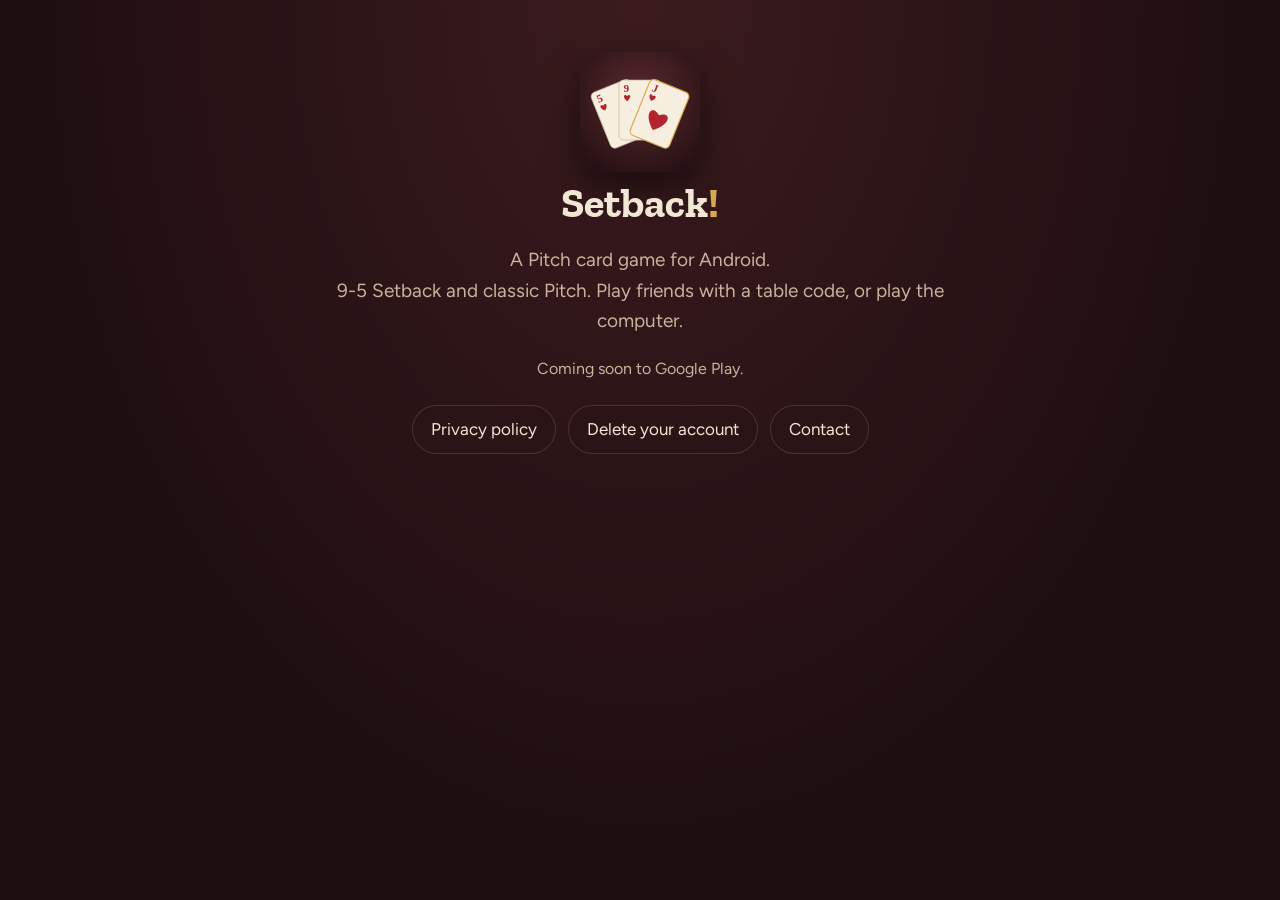
<file: index.html>
<!doctype html>
<html lang="en">
<head>
<meta charset="utf-8">
<meta name="viewport" content="width=device-width, initial-scale=1">
<title>Setback! A Pitch Card Game</title>
<meta name="description" content="9-5 Setback and Pitch for Android. Play friends with a table code or play the computer.">
<link rel="icon" href="icon.svg">
<link rel="preconnect" href="https://fonts.googleapis.com"><link rel="preconnect" href="https://fonts.gstatic.com" crossorigin>
<link href="https://fonts.googleapis.com/css2?family=Figtree:wght@400;600&family=Zilla+Slab:wght@700&display=swap" rel="stylesheet">
<link rel="stylesheet" href="style.css">
</head>
<body>
<main>
<div class="hero">
<img src="icon.svg" alt="Setback! app icon">
<h1>Setback<b>!</b></h1>
<p>A Pitch card game for Android.<br>9-5 Setback and classic Pitch. Play friends with a table code, or play the computer.</p>
<p style="font-size:16px">Coming soon to Google Play.</p>
<div class="links"><a href="privacy/">Privacy policy</a><a href="delete-account/">Delete your account</a><a href="mailto:setbackpitch@gmail.com">Contact</a></div>
</div>
</main>
</body>
</html>
</file>
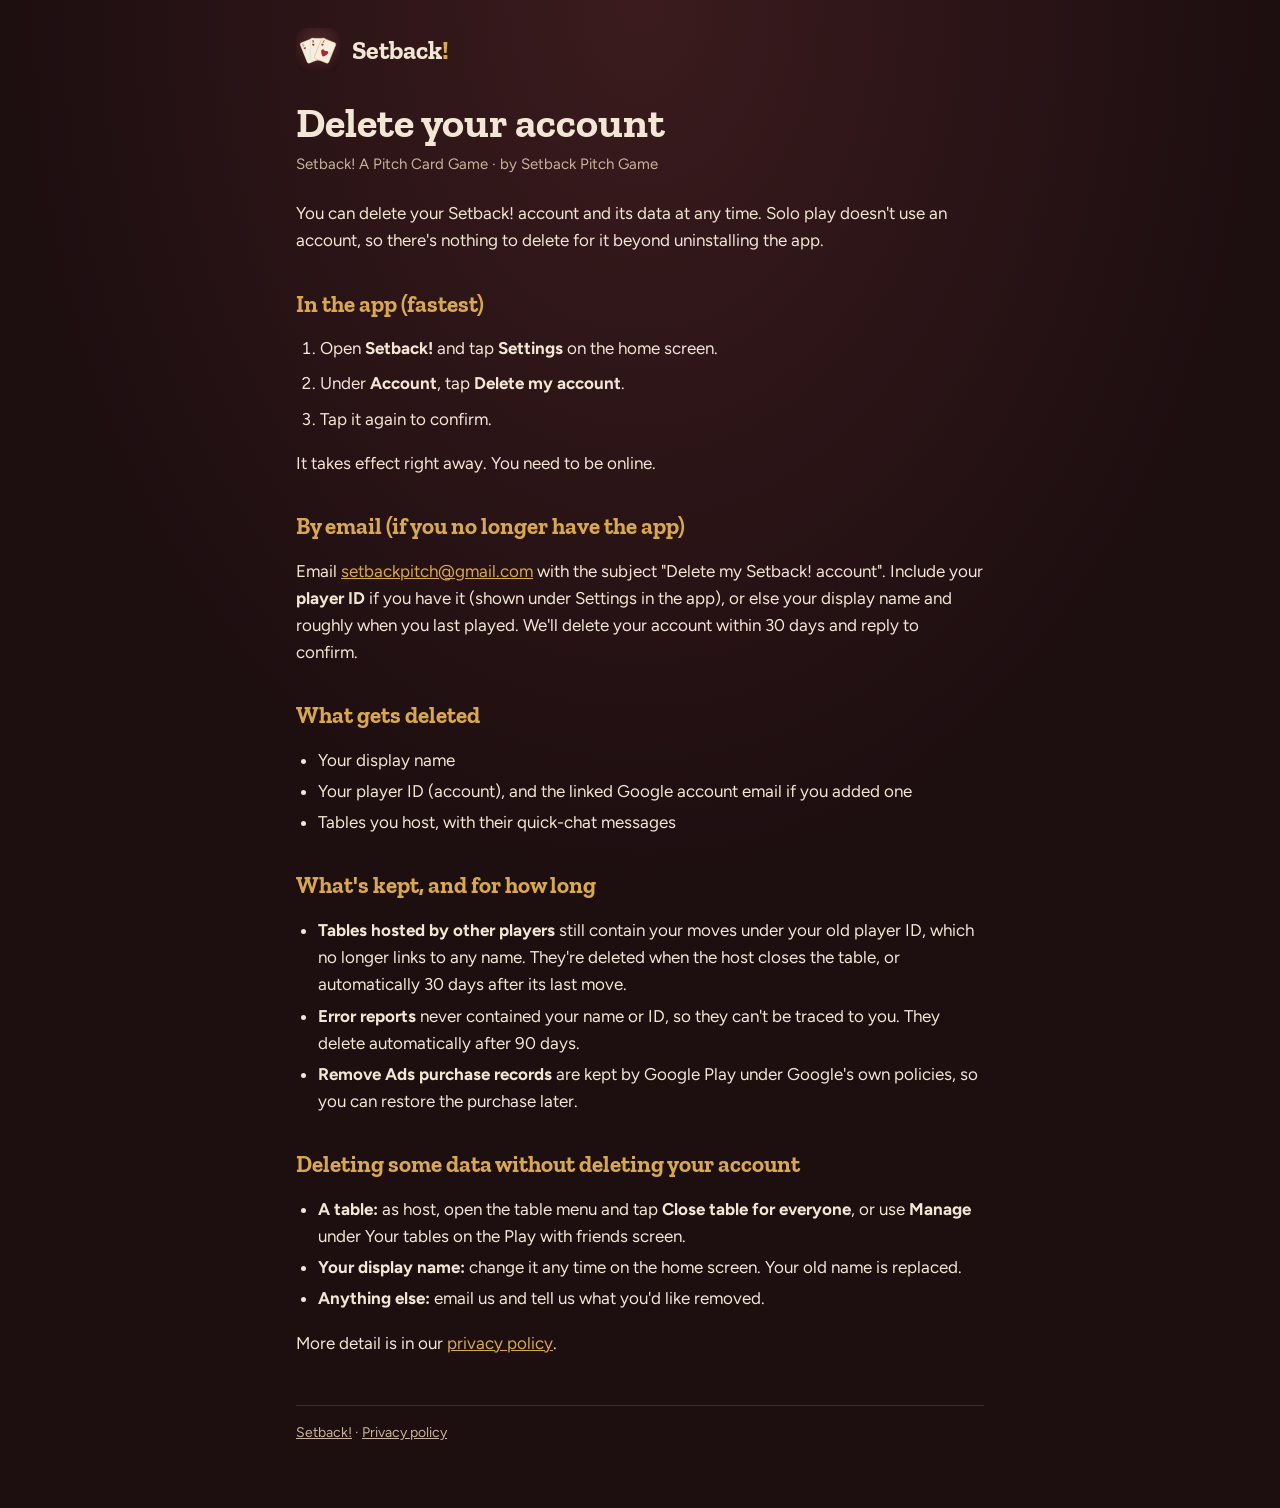
<file: delete-account/index.html>
<!doctype html>
<html lang="en">
<head>
<meta charset="utf-8">
<meta name="viewport" content="width=device-width, initial-scale=1">
<title>Delete your account · Setback! A Pitch Card Game</title>
<meta name="description" content="How to delete your Setback! account and data.">
<link rel="icon" href="../icon.svg">
<link rel="preconnect" href="https://fonts.googleapis.com"><link rel="preconnect" href="https://fonts.gstatic.com" crossorigin>
<link href="https://fonts.googleapis.com/css2?family=Figtree:wght@400;600&family=Zilla+Slab:wght@700&display=swap" rel="stylesheet">
<link rel="stylesheet" href="../style.css">
</head>
<body>
<main>
<header class="site"><a href="../"><img src="../icon.svg" alt=""><span class="brand">Setback<b>!</b></span></a></header>

<h1>Delete your account</h1>
<p class="meta">Setback! A Pitch Card Game · by Setback Pitch Game</p>

<p>You can delete your Setback! account and its data at any time. Solo play doesn't use an account, so there's nothing to delete for it beyond uninstalling the app.</p>

<h2>In the app (fastest)</h2>
<ol class="steps">
<li>Open <b>Setback!</b> and tap <b>Settings</b> on the home screen.</li>
<li>Under <b>Account</b>, tap <b>Delete my account</b>.</li>
<li>Tap it again to confirm.</li>
</ol>
<p>It takes effect right away. You need to be online.</p>

<h2>By email (if you no longer have the app)</h2>
<p>Email <a href="mailto:setbackpitch@gmail.com?subject=Delete%20my%20Setback!%20account">setbackpitch@gmail.com</a> with the subject "Delete my Setback! account". Include your <b>player ID</b> if you have it (shown under Settings in the app), or else your display name and roughly when you last played. We'll delete your account within 30 days and reply to confirm.</p>

<h2>What gets deleted</h2>
<ul>
<li>Your display name</li>
<li>Your player ID (account), and the linked Google account email if you added one</li>
<li>Tables you host, with their quick-chat messages</li>
</ul>

<h2>What's kept, and for how long</h2>
<ul>
<li><b>Tables hosted by other players</b> still contain your moves under your old player ID, which no longer links to any name. They're deleted when the host closes the table, or automatically 30 days after its last move.</li>
<li><b>Error reports</b> never contained your name or ID, so they can't be traced to you. They delete automatically after 90 days.</li>
<li><b>Remove Ads purchase records</b> are kept by Google Play under Google's own policies, so you can restore the purchase later.</li>
</ul>

<h2>Deleting some data without deleting your account</h2>
<ul>
<li><b>A table:</b> as host, open the table menu and tap <b>Close table for everyone</b>, or use <b>Manage</b> under Your tables on the Play with friends screen.</li>
<li><b>Your display name:</b> change it any time on the home screen. Your old name is replaced.</li>
<li><b>Anything else:</b> email us and tell us what you'd like removed.</li>
</ul>

<p>More detail is in our <a href="../privacy/">privacy policy</a>.</p>

<footer><a href="../">Setback!</a> · <a href="../privacy/">Privacy policy</a></footer>
</main>
</body>
</html>
</file>
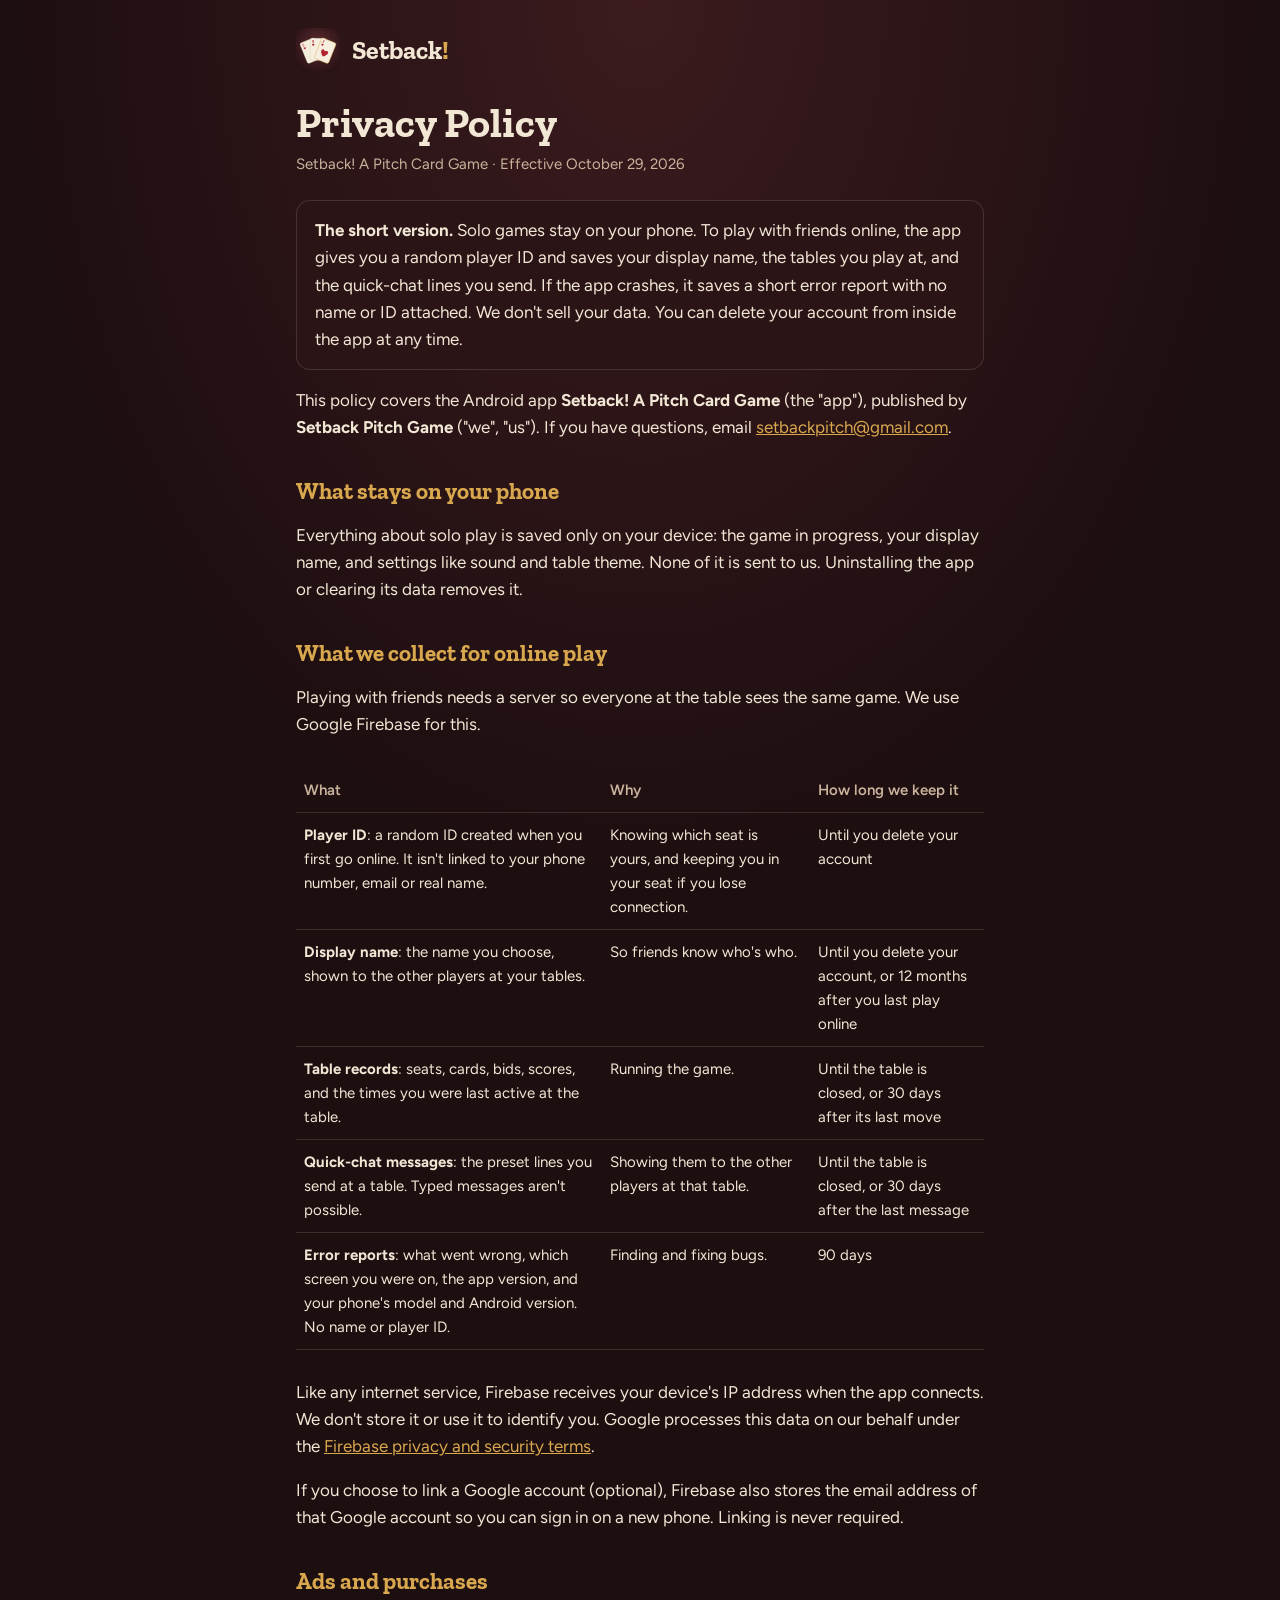
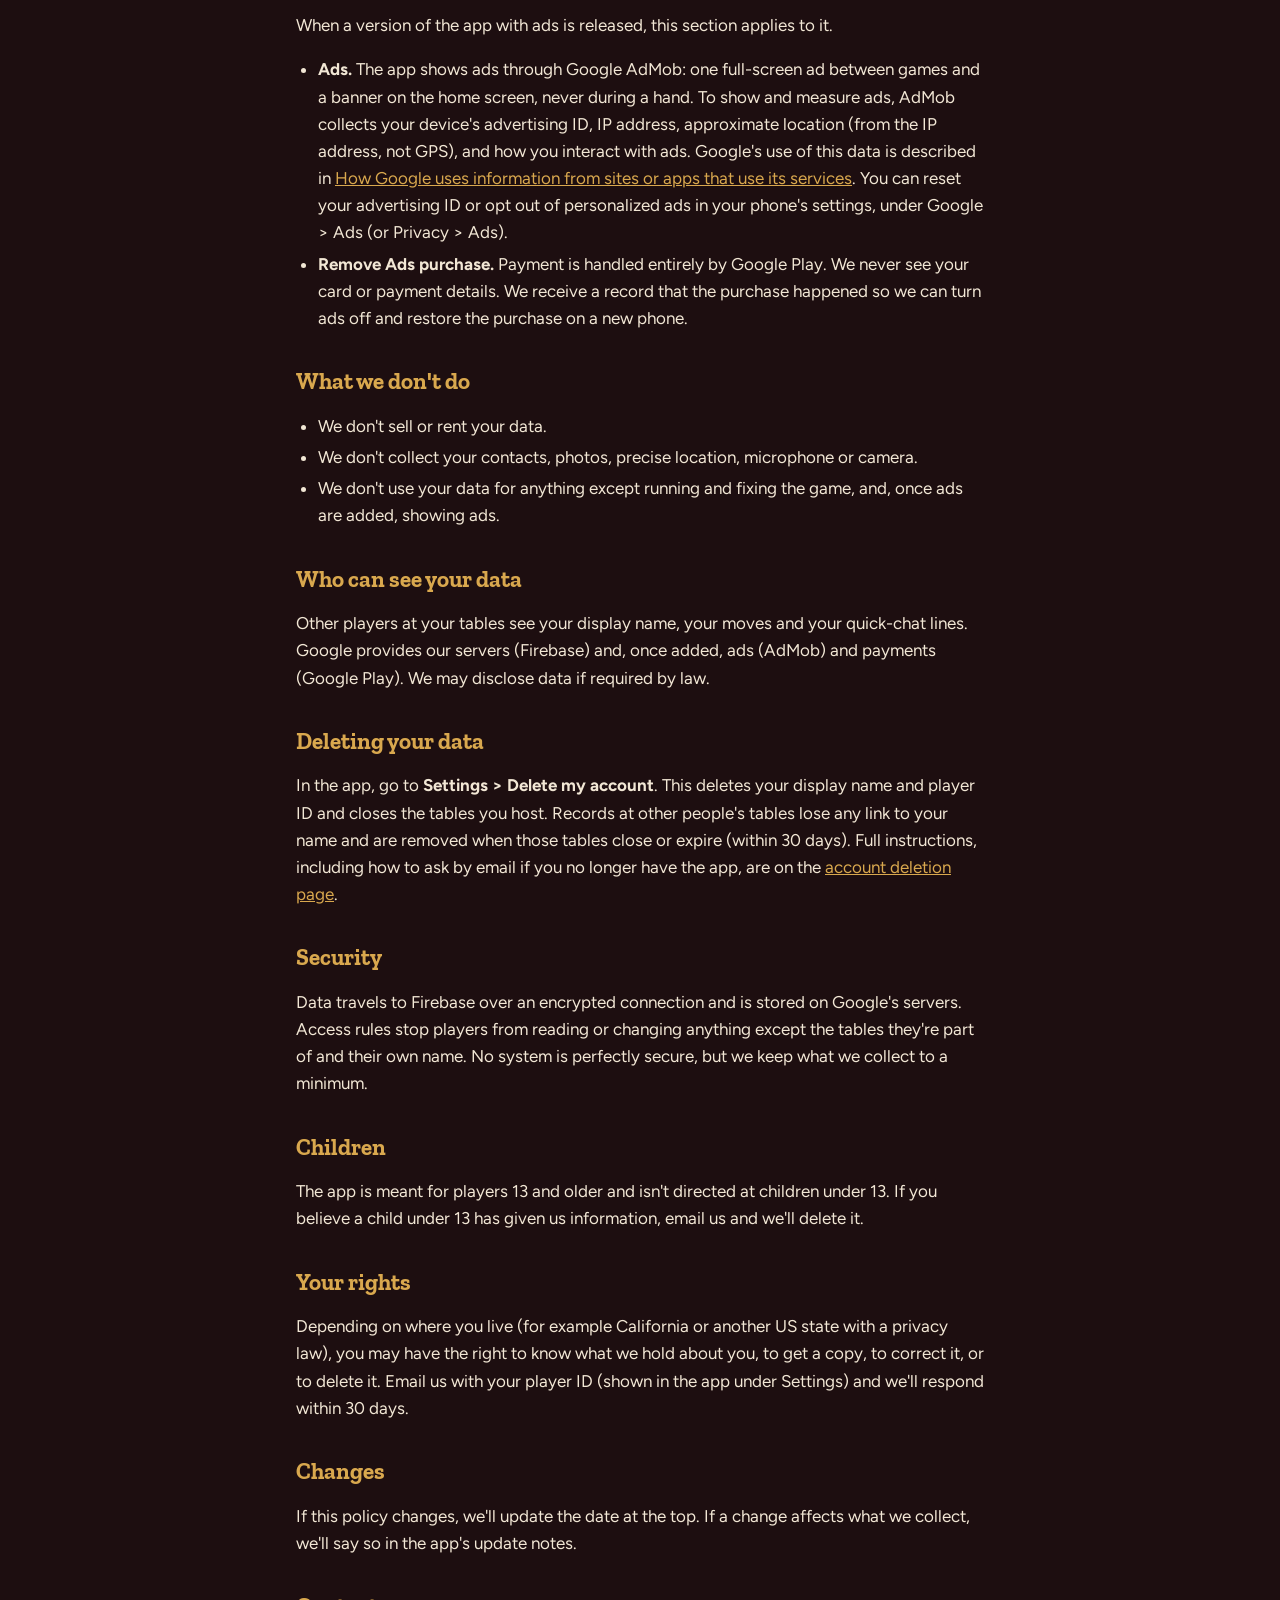
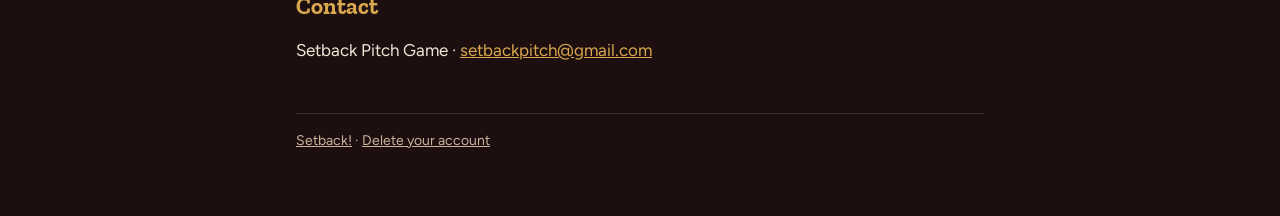
<file: privacy/index.html>
<!doctype html>
<html lang="en">
<head>
<meta charset="utf-8">
<meta name="viewport" content="width=device-width, initial-scale=1">
<title>Privacy Policy · Setback! A Pitch Card Game</title>
<meta name="description" content="What Setback! A Pitch Card Game collects, why, and how to delete it.">
<link rel="icon" href="../icon.svg">
<link rel="preconnect" href="https://fonts.googleapis.com"><link rel="preconnect" href="https://fonts.gstatic.com" crossorigin>
<link href="https://fonts.googleapis.com/css2?family=Figtree:wght@400;600&family=Zilla+Slab:wght@700&display=swap" rel="stylesheet">
<link rel="stylesheet" href="../style.css">
</head>
<body>
<main>
<header class="site"><a href="../"><img src="../icon.svg" alt=""><span class="brand">Setback<b>!</b></span></a></header>

<h1>Privacy Policy</h1>
<p class="meta">Setback! A Pitch Card Game · Effective October 29, 2026</p>

<div class="card">
<p><b>The short version.</b> Solo games stay on your phone. To play with friends online, the app gives you a random player ID and saves your display name, the tables you play at, and the quick-chat lines you send. If the app crashes, it saves a short error report with no name or ID attached. We don't sell your data. You can delete your account from inside the app at any time.</p>
</div>

<p>This policy covers the Android app <b>Setback! A Pitch Card Game</b> (the "app"), published by <b>Setback Pitch Game</b> ("we", "us"). If you have questions, email <a href="mailto:setbackpitch@gmail.com">setbackpitch@gmail.com</a>.</p>

<h2>What stays on your phone</h2>
<p>Everything about solo play is saved only on your device: the game in progress, your display name, and settings like sound and table theme. None of it is sent to us. Uninstalling the app or clearing its data removes it.</p>

<h2>What we collect for online play</h2>
<p>Playing with friends needs a server so everyone at the table sees the same game. We use Google Firebase for this.</p>
<div class="scroll"><table>
<tr><th>What</th><th>Why</th><th>How long we keep it</th></tr>
<tr><td><b>Player ID</b>: a random ID created when you first go online. It isn't linked to your phone number, email or real name.</td><td>Knowing which seat is yours, and keeping you in your seat if you lose connection.</td><td>Until you delete your account</td></tr>
<tr><td><b>Display name</b>: the name you choose, shown to the other players at your tables.</td><td>So friends know who's who.</td><td>Until you delete your account, or 12 months after you last play online</td></tr>
<tr><td><b>Table records</b>: seats, cards, bids, scores, and the times you were last active at the table.</td><td>Running the game.</td><td>Until the table is closed, or 30 days after its last move</td></tr>
<tr><td><b>Quick-chat messages</b>: the preset lines you send at a table. Typed messages aren't possible.</td><td>Showing them to the other players at that table.</td><td>Until the table is closed, or 30 days after the last message</td></tr>
<tr><td><b>Error reports</b>: what went wrong, which screen you were on, the app version, and your phone's model and Android version. No name or player ID.</td><td>Finding and fixing bugs.</td><td>90 days</td></tr>
</table></div>
<p>Like any internet service, Firebase receives your device's IP address when the app connects. We don't store it or use it to identify you. Google processes this data on our behalf under the <a href="https://firebase.google.com/support/privacy">Firebase privacy and security terms</a>.</p>
<p>If you choose to link a Google account (optional), Firebase also stores the email address of that Google account so you can sign in on a new phone. Linking is never required.</p>

<h2>Ads and purchases</h2>
<p>When a version of the app with ads is released, this section applies to it.</p>
<ul>
<li><b>Ads.</b> The app shows ads through Google AdMob: one full-screen ad between games and a banner on the home screen, never during a hand. To show and measure ads, AdMob collects your device's advertising ID, IP address, approximate location (from the IP address, not GPS), and how you interact with ads. Google's use of this data is described in <a href="https://policies.google.com/technologies/partner-sites">How Google uses information from sites or apps that use its services</a>. You can reset your advertising ID or opt out of personalized ads in your phone's settings, under Google &gt; Ads (or Privacy &gt; Ads).</li>
<li><b>Remove Ads purchase.</b> Payment is handled entirely by Google Play. We never see your card or payment details. We receive a record that the purchase happened so we can turn ads off and restore the purchase on a new phone.</li>
</ul>

<h2>What we don't do</h2>
<ul>
<li>We don't sell or rent your data.</li>
<li>We don't collect your contacts, photos, precise location, microphone or camera.</li>
<li>We don't use your data for anything except running and fixing the game, and, once ads are added, showing ads.</li>
</ul>

<h2>Who can see your data</h2>
<p>Other players at your tables see your display name, your moves and your quick-chat lines. Google provides our servers (Firebase) and, once added, ads (AdMob) and payments (Google Play). We may disclose data if required by law.</p>

<h2>Deleting your data</h2>
<p>In the app, go to <b>Settings &gt; Delete my account</b>. This deletes your display name and player ID and closes the tables you host. Records at other people's tables lose any link to your name and are removed when those tables close or expire (within 30 days). Full instructions, including how to ask by email if you no longer have the app, are on the <a href="../delete-account/">account deletion page</a>.</p>

<h2>Security</h2>
<p>Data travels to Firebase over an encrypted connection and is stored on Google's servers. Access rules stop players from reading or changing anything except the tables they're part of and their own name. No system is perfectly secure, but we keep what we collect to a minimum.</p>

<h2>Children</h2>
<p>The app is meant for players 13 and older and isn't directed at children under 13. If you believe a child under 13 has given us information, email us and we'll delete it.</p>

<h2>Your rights</h2>
<p>Depending on where you live (for example California or another US state with a privacy law), you may have the right to know what we hold about you, to get a copy, to correct it, or to delete it. Email us with your player ID (shown in the app under Settings) and we'll respond within 30 days.</p>

<h2>Changes</h2>
<p>If this policy changes, we'll update the date at the top. If a change affects what we collect, we'll say so in the app's update notes.</p>

<h2>Contact</h2>
<p>Setback Pitch Game · <a href="mailto:setbackpitch@gmail.com">setbackpitch@gmail.com</a></p>

<footer><a href="../">Setback!</a> · <a href="../delete-account/">Delete your account</a></footer>
</main>
</body>
</html>
</file>
<file: style.css>
:root{--felt:#3b1b1e;--felt-lo:#1d0e10;--panel:#2a1416;--ink:#f2e7d5;--muted:#c9b39c;--brass:#d9a84e;--line:rgba(242,231,213,.14)}
*{box-sizing:border-box}
html{-webkit-text-size-adjust:100%}
body{margin:0;background:radial-gradient(ellipse at 50% 0,var(--felt),var(--felt-lo) 70%) fixed,var(--felt-lo);color:var(--ink);font:400 17px/1.6 Figtree,system-ui,-apple-system,"Segoe UI",Roboto,sans-serif}
main{max-width:720px;margin:0 auto;padding:28px 16px 64px}
header.site{display:flex;align-items:center;gap:12px;margin-bottom:28px}
header.site a{display:flex;align-items:center;gap:12px;color:inherit;text-decoration:none}
header.site img{width:44px;height:44px;border-radius:11px}
.brand{font:700 26px/1 "Zilla Slab",Georgia,serif}
.brand b,h1 b{color:var(--brass)}
h1{font:700 clamp(30px,7vw,42px)/1.1 "Zilla Slab",Georgia,serif;margin:0 0 6px}
h2{font:700 23px/1.2 "Zilla Slab",Georgia,serif;margin:36px 0 8px;color:var(--brass)}
h3{font-size:17px;margin:20px 0 4px}
p,li{color:var(--ink)}
.meta{color:var(--muted);font-size:15px;margin:0 0 24px}
a{color:var(--brass)}
ul{padding-left:22px}
li{margin:4px 0}
.card{background:var(--panel);border:1px solid var(--line);border-radius:14px;padding:16px 18px;margin:16px 0}
.card p:first-child{margin-top:0}.card p:last-child{margin-bottom:0}
table{width:100%;border-collapse:collapse;font-size:15px;margin:12px 0}
th,td{text-align:left;vertical-align:top;padding:10px 8px;border-bottom:1px solid var(--line)}
th{color:var(--muted);font-weight:600}
.scroll{overflow-x:auto}
ol.steps{padding-left:24px}
ol.steps li{margin:8px 0}
footer{margin-top:48px;padding-top:16px;border-top:1px solid var(--line);color:var(--muted);font-size:14px}
footer a{color:var(--muted)}
.hero{text-align:center;padding:24px 0}
.hero img{width:120px;height:120px;border-radius:28px;box-shadow:0 14px 34px rgba(0,0,0,.5)}
.hero p{color:var(--muted);font-size:19px}
.links{display:flex;gap:12px;justify-content:center;flex-wrap:wrap;margin-top:24px}
.links a{border:1px solid var(--line);border-radius:999px;padding:10px 18px;text-decoration:none;color:var(--ink);background:var(--panel)}
</file>
